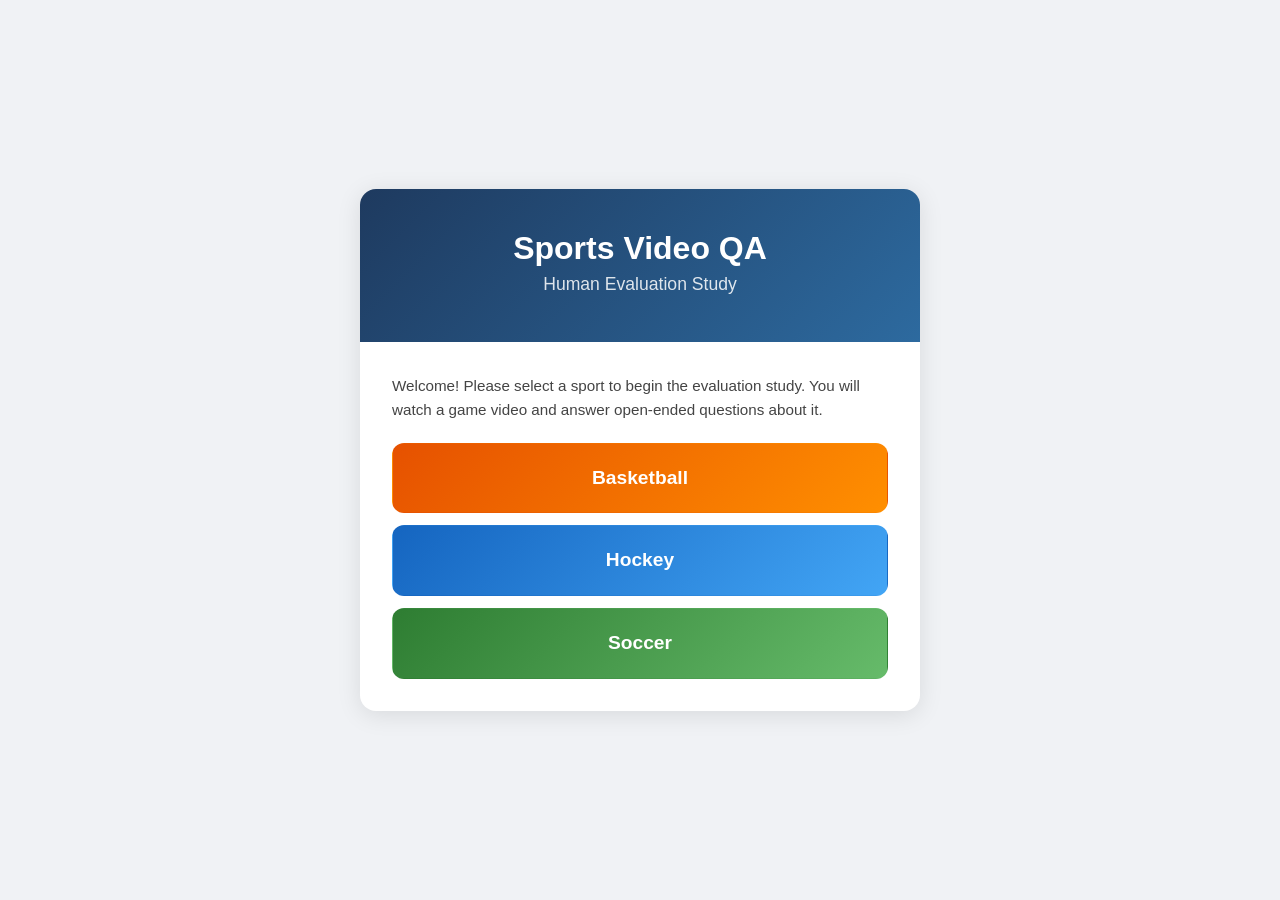
<file: index.html>
<!DOCTYPE html>
<html lang="en">
<head>
    <meta charset="UTF-8">
    <meta name="viewport" content="width=device-width, initial-scale=1.0">
    <title>Sports Video QA - Human Study</title>
    <link href="https://cdn.jsdelivr.net/npm/bootstrap@5.3.0/dist/css/bootstrap.min.css" rel="stylesheet">
    <link rel="stylesheet" href="css/style.css">
</head>
<body>
    <div class="landing-container">
        <div class="landing-card">
            <div class="landing-header">
                <h1>Sports Video QA</h1>
                <p class="subtitle">Human Evaluation Study</p>
            </div>
            <div class="landing-body">
                <p class="description">
                    Welcome! Please select a sport to begin the evaluation study.
                    You will watch a game video and answer open-ended questions about it.
                </p>
                <div class="sport-buttons">
                    <a href="start.html?sport=basketball" class="btn btn-sport btn-basketball">
                        Basketball
                    </a>
                    <a href="start.html?sport=hockey" class="btn btn-sport btn-hockey">
                        Hockey
                    </a>
                    <a href="start.html?sport=soccer" class="btn btn-sport btn-soccer">
                        Soccer
                    </a>
                </div>
            </div>
        </div>
    </div>
</body>
</html>
</file>
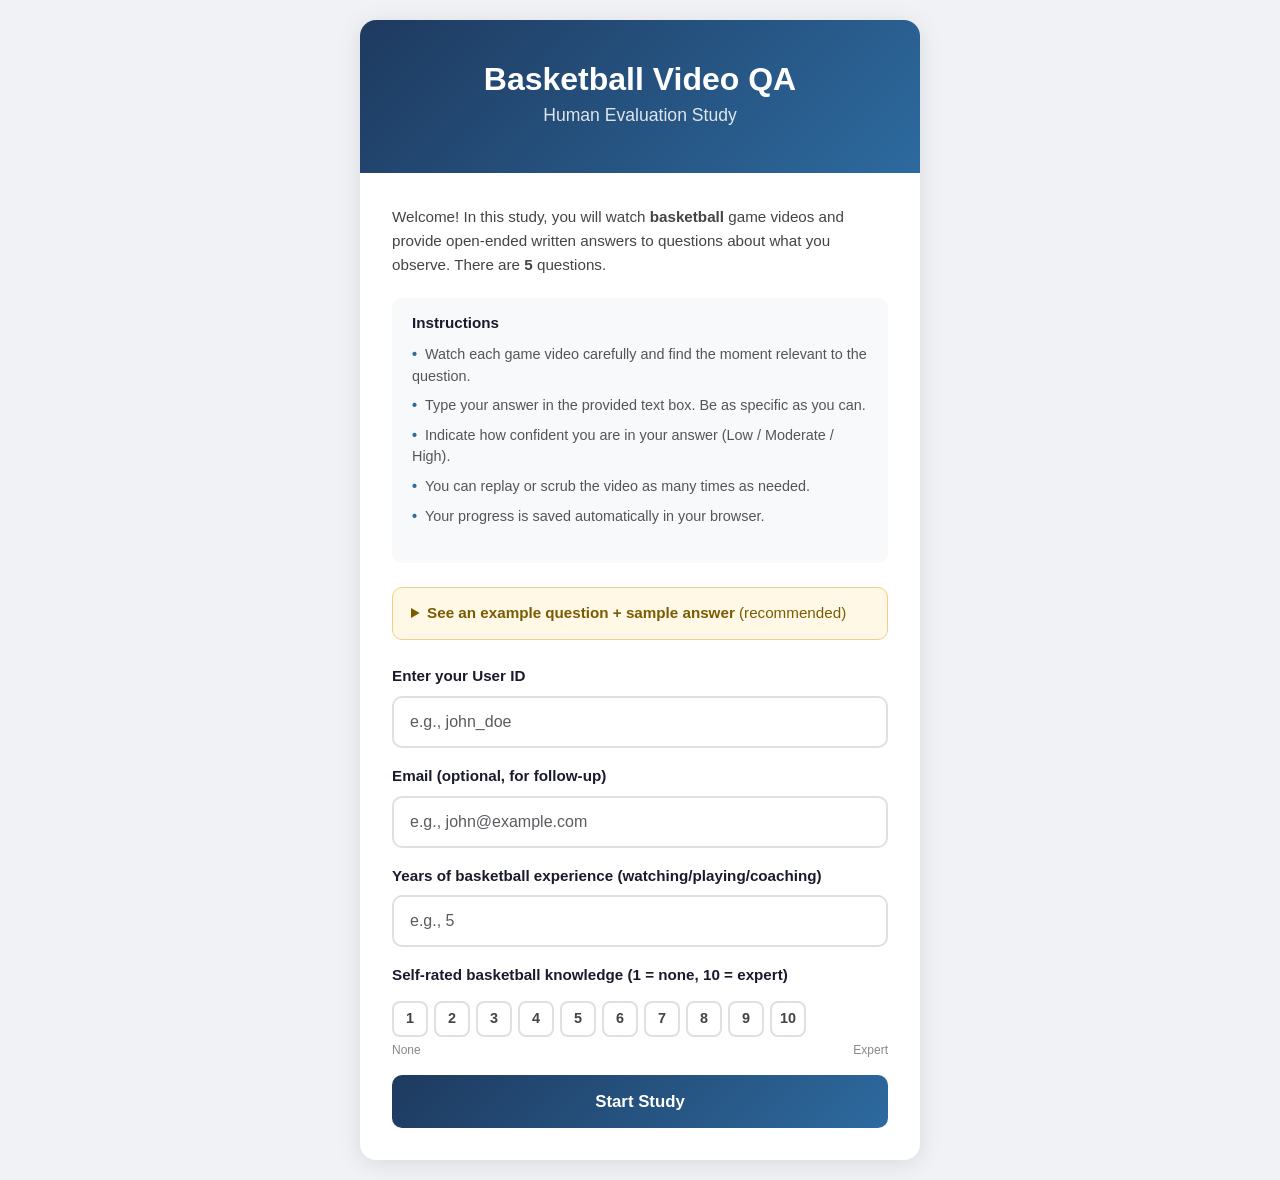
<file: quiz.html>
<!DOCTYPE html>
<html lang="en">
<head>
    <meta charset="UTF-8">
    <meta name="viewport" content="width=device-width, initial-scale=1.0">
    <title>Sports QA - Quiz</title>
    <link href="https://cdn.jsdelivr.net/npm/bootstrap@5.3.0/dist/css/bootstrap.min.css" rel="stylesheet">
    <link href="https://cdn.jsdelivr.net/npm/bootstrap-icons@1.10.0/font/bootstrap-icons.css" rel="stylesheet">
    <link rel="stylesheet" href="css/style.css">
</head>
<body>
    <!-- Top Navigation Bar -->
    <nav class="navbar">
        <div class="nav-left">
            <span class="nav-title" id="navTitle">Video QA</span>
            <span class="nav-user">User: <strong id="navUserId"></strong></span>
        </div>
        <div class="nav-right">
            <span class="progress-text" id="progressText">0 / 0</span>
            <div class="progress-bar-container">
                <div class="progress-bar-fill" id="progressBar" style="width: 0%"></div>
            </div>
        </div>
    </nav>

    <!-- Main Content -->
    <div class="quiz-container">
        <!-- Category Header -->
        <div class="category-header" id="categoryHeader">
            <span class="category-label">Category:</span>
            <span class="category-name" id="categoryName"></span>
            <span class="category-progress" id="categoryProgress"></span>
        </div>

        <!-- Video Section -->
        <div class="video-section">
            <video id="videoPlayer" controls muted preload="auto" playsinline>
                Your browser does not support the video element.
            </video>
            <div class="video-loading" id="videoLoading">
                <div class="spinner-border text-light" role="status"></div>
                <p>Loading video...</p>
            </div>
            <div class="video-error" id="videoError" style="display: none;">
                <i class="bi bi-exclamation-triangle"></i>
                <p>Video could not be loaded.</p>
            </div>
        </div>

        <!-- Question Section -->
        <div class="question-section">
            <div class="question-number" id="questionNumber">Question 1</div>
            <p class="question-text" id="questionText"></p>

            <!-- Free-text answer -->
            <div class="answer-container">
                <label for="answerInput" class="form-label">Your answer:</label>
                <textarea id="answerInput" class="form-control" rows="4"
                          placeholder="Type your answer here..."></textarea>
            </div>

            <!-- Confidence Level -->
            <div class="confidence-container" id="confidenceContainer">
                <span class="confidence-label">Confidence:</span>
                <button class="confidence-btn" data-confidence="low">Low</button>
                <button class="confidence-btn" data-confidence="moderate">Moderate</button>
                <button class="confidence-btn" data-confidence="high">High</button>
            </div>
        </div>

        <!-- Navigation -->
        <div class="nav-buttons">
            <button class="btn btn-outline-secondary" id="prevBtn" disabled>
                <i class="bi bi-chevron-left"></i> Previous
            </button>
            <button class="btn btn-primary" id="submitBtn" disabled>
                Submit Answer
            </button>
            <button class="btn btn-primary" id="nextBtn" style="display: none;">
                Next <i class="bi bi-chevron-right"></i>
            </button>
            <button class="btn btn-success" id="finishBtn" style="display: none;">
                Submit Study <i class="bi bi-check-circle"></i>
            </button>
        </div>
    </div>

    <!-- Completion Modal -->
    <div class="modal-overlay" id="completionModal" style="display: none;">
        <div class="modal-card">
            <h2>Study Complete!</h2>
            <div class="completion-stats">
                <div class="stat">
                    <span class="stat-value" id="finalAnswered">0</span>
                    <span class="stat-label">Answered</span>
                </div>
            </div>
            <div id="submitStatus">
                <div class="spinner-border spinner-border-sm text-primary" role="status"></div>
                <span>Submitting your responses...</span>
            </div>
            <div id="submitSuccess" style="display: none;">
                <p class="text-success">Your responses have been submitted successfully!</p>
            </div>
            <div id="submitError" style="display: none;">
                <p class="text-danger">Submission failed. Please download your results instead.</p>
                <button class="btn btn-outline-primary btn-sm" id="downloadBtn">Download Results JSON</button>
            </div>
            <p class="text-muted mt-3">Thank you for participating!</p>
        </div>
    </div>

    <!-- Submitting overlay -->
    <div class="modal-overlay" id="submittingOverlay" style="display: none;">
        <div class="modal-card text-center">
            <div class="spinner-border text-primary mb-3" role="status"></div>
            <p>Submitting your responses...</p>
        </div>
    </div>

    <script>
        // Only basketball is wired up for now
        (function() {
            var params = new URLSearchParams(window.location.search);
            var sport = params.get('sport') || 'basketball';
            window.CURRENT_SPORT = sport;

            var qFiles = { hockey: 'data/hockey_questions.js', soccer: 'data/soccer_questions.js' };
            var vmFiles = { hockey: 'js/hockey_video_mapping.js', soccer: 'js/soccer_video_mapping.js' };
            var qFile = qFiles[sport] || 'data/questions.js';
            var vmFile = vmFiles[sport] || 'js/video_mapping.js';

            var s1 = document.createElement('script');
            s1.src = qFile;
            s1.onload = function() {
                var s2 = document.createElement('script');
                s2.src = vmFile;
                s2.onload = function() {
                    var s3 = document.createElement('script');
                    s3.src = 'js/quiz.js';
                    document.body.appendChild(s3);
                };
                document.body.appendChild(s2);
            };
            document.body.appendChild(s1);
        })();
    </script>
</body>
</html>
</file>
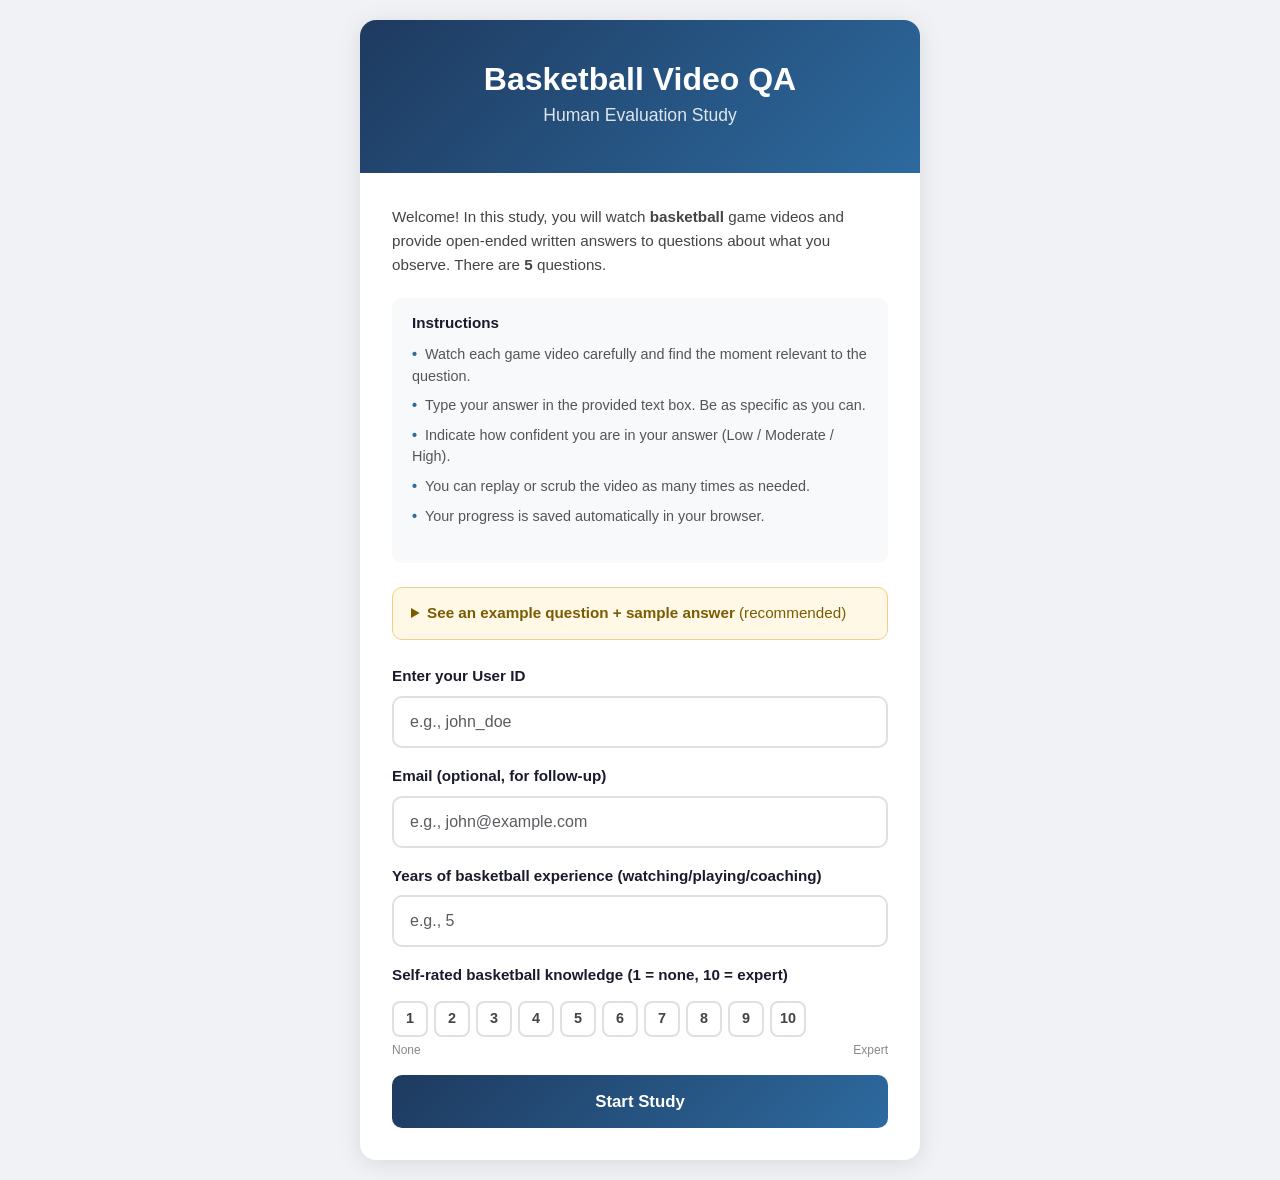
<file: start.html>
<!DOCTYPE html>
<html lang="en">
<head>
    <meta charset="UTF-8">
    <meta name="viewport" content="width=device-width, initial-scale=1.0">
    <title>Sports QA - Human Study</title>
    <link href="https://cdn.jsdelivr.net/npm/bootstrap@5.3.0/dist/css/bootstrap.min.css" rel="stylesheet">
    <link rel="stylesheet" href="css/style.css">
</head>
<body>
    <div class="landing-container">
        <div class="landing-card">
            <div class="landing-header">
                <h1 id="pageTitle">Video QA</h1>
                <p class="subtitle">Human Evaluation Study</p>
            </div>
            <div class="landing-body">
                <p class="description">
                    Welcome! In this study, you will watch <strong id="sportLabel"></strong> game videos and provide
                    open-ended written answers to questions about what you observe. There are <strong id="totalCount">0</strong>
                    questions.
                </p>
                <div class="instructions">
                    <h5>Instructions</h5>
                    <ul>
                        <li>Watch each game video carefully and find the moment relevant to the question.</li>
                        <li>Type your answer in the provided text box. Be as specific as you can.</li>
                        <li>Indicate how confident you are in your answer (Low / Moderate / High).</li>
                        <li>You can replay or scrub the video as many times as needed.</li>
                        <li>Your progress is saved automatically in your browser.</li>
                    </ul>
                </div>

                <details class="example-section">
                    <summary><strong>See an example question + sample answer</strong> (recommended)</summary>
                    <div class="example-body">
                        <p class="example-label">Example question (NCAA, Cleveland State game):</p>
                        <p class="example-question">
                            Midway through the second half, Cleveland State appears to score on a late-clock heave,
                            but the basket is erased. Why?
                        </p>

                        <video id="exampleVideo" controls muted preload="metadata" playsinline
                               style="width:100%; max-height:360px; background:#000; border-radius:6px;">
                            Your browser does not support the video element.
                        </video>

                        <p class="example-label" style="margin-top:14px;">A good answer:</p>
                        <p class="example-answer">
                            The shot is invalid because it hits the top of the backboard before going in,
                            so the basket does not count.
                        </p>

                        <p class="example-tips">
                            <strong>Tips:</strong> Be specific about <em>what</em> happened and <em>why</em>.
                            Reference players, teams, or game state if relevant. If you're unsure, pick "Low"
                            confidence rather than guessing — your honest assessment is what we want.
                        </p>
                    </div>
                </details>

                <!-- Resume banner (hidden by default) -->
                <div class="resume-banner" id="resumeBanner" style="display: none;">
                    <p>You have a previous session in progress.</p>
                    <div class="resume-actions">
                        <button class="btn btn-outline-primary btn-sm" id="resumeBtn">Resume</button>
                        <button class="btn btn-outline-secondary btn-sm" id="newSessionBtn">Start Fresh</button>
                    </div>
                </div>

                <form id="startForm" class="start-form">
                    <div class="mb-3">
                        <label for="user_id" class="form-label">Enter your User ID</label>
                        <input type="text" class="form-control" id="user_id" name="user_id"
                               placeholder="e.g., john_doe" required autocomplete="off">
                    </div>
                    <div class="mb-3">
                        <label for="user_email" class="form-label">Email (optional, for follow-up)</label>
                        <input type="email" class="form-control" id="user_email" name="user_email"
                               placeholder="e.g., john@example.com" autocomplete="off">
                    </div>
                    <div class="mb-3">
                        <label for="expertise_years" class="form-label" id="yearsLabel">Years of experience (watching/playing/coaching)</label>
                        <input type="number" class="form-control" id="expertise_years" name="expertise_years"
                               min="0" max="50" placeholder="e.g., 5" required>
                    </div>
                    <div class="mb-3">
                        <label class="form-label" id="ratingLabel">Self-rated knowledge (1 = none, 10 = expert)</label>
                        <div class="rating-scale" id="ratingScale">
                            <button type="button" class="rating-btn" data-value="1">1</button>
                            <button type="button" class="rating-btn" data-value="2">2</button>
                            <button type="button" class="rating-btn" data-value="3">3</button>
                            <button type="button" class="rating-btn" data-value="4">4</button>
                            <button type="button" class="rating-btn" data-value="5">5</button>
                            <button type="button" class="rating-btn" data-value="6">6</button>
                            <button type="button" class="rating-btn" data-value="7">7</button>
                            <button type="button" class="rating-btn" data-value="8">8</button>
                            <button type="button" class="rating-btn" data-value="9">9</button>
                            <button type="button" class="rating-btn" data-value="10">10</button>
                        </div>
                        <input type="hidden" id="expertise_rating" name="expertise_rating" required>
                        <div class="rating-labels">
                            <span>None</span>
                            <span>Expert</span>
                        </div>
                    </div>
                    <button type="submit" class="btn btn-primary btn-lg w-100">Start Study</button>
                </form>
            </div>
        </div>
    </div>

    <script>
        document.addEventListener('DOMContentLoaded', function() {
            // Determine sport from URL parameter
            const params = new URLSearchParams(window.location.search);
            const sport = params.get('sport') || 'basketball';
            const sportName = sport.charAt(0).toUpperCase() + sport.slice(1);
            const storagePrefix = 'bqa_t4_' + sport;

            // Update page text
            document.title = sportName + ' QA - Human Study';
            document.getElementById('pageTitle').textContent = sportName + ' Video QA';
            document.getElementById('sportLabel').textContent = sport;
            document.getElementById('yearsLabel').textContent = 'Years of ' + sport + ' experience (watching/playing/coaching)';
            document.getElementById('ratingLabel').textContent = 'Self-rated ' + sport + ' knowledge (1 = none, 10 = expert)';

            // Sport-specific question + video-mapping files
            var qFiles = { hockey: 'data/hockey_questions.js', soccer: 'data/soccer_questions.js' };
            var vmFiles = { hockey: 'js/hockey_video_mapping.js', soccer: 'js/soccer_video_mapping.js' };
            var qFile = qFiles[sport] || 'data/questions.js';
            var vmFile = vmFiles[sport] || 'js/video_mapping.js';

            var script = document.createElement('script');
            script.src = qFile;
            script.onload = function() {
                document.getElementById('totalCount').textContent = QUESTIONS.length;
            };
            document.head.appendChild(script);

            // Example video uses the basketball example regardless of sport (the task is the same).
            // Use the basketball video_mapping just to fetch its VIDEO_BASE_URL.
            var vmScript = document.createElement('script');
            vmScript.src = 'js/video_mapping.js';
            vmScript.onload = function() {
                var base = (typeof VIDEO_BASE_URL !== 'undefined' && VIDEO_BASE_URL)
                    ? VIDEO_BASE_URL.replace(/\/+$/, '') : '';
                var path = 'videos/basketball/619600_full.mp4';
                document.getElementById('exampleVideo').src = base ? base + '/' + path : path;
            };
            document.head.appendChild(vmScript);

            // Rating scale buttons
            document.querySelectorAll('.rating-btn').forEach(function(btn) {
                btn.addEventListener('click', function() {
                    document.querySelectorAll('.rating-btn').forEach(function(b) { b.classList.remove('active'); });
                    btn.classList.add('active');
                    document.getElementById('expertise_rating').value = btn.dataset.value;
                });
            });

            // Check for existing session for this sport
            var savedSession = localStorage.getItem(storagePrefix + '_session');
            if (savedSession) {
                var session = JSON.parse(savedSession);
                document.getElementById('resumeBanner').style.display = 'block';
                document.getElementById('user_id').value = session.userId || '';
                document.getElementById('user_email').value = session.userEmail || '';

                document.getElementById('resumeBtn').addEventListener('click', function() {
                    window.location.href = 'quiz.html?sport=' + sport;
                });
                document.getElementById('newSessionBtn').addEventListener('click', function() {
                    localStorage.removeItem(storagePrefix + '_session');
                    localStorage.removeItem(storagePrefix + '_answers');
                    document.getElementById('resumeBanner').style.display = 'none';
                });
            }

            // Start form
            document.getElementById('startForm').addEventListener('submit', function(e) {
                e.preventDefault();
                var userId = document.getElementById('user_id').value.trim();
                var userEmail = document.getElementById('user_email').value.trim();
                var expertiseYears = document.getElementById('expertise_years').value;
                var expertiseRating = document.getElementById('expertise_rating').value;
                if (!userId || !expertiseYears || !expertiseRating) {
                    if (!expertiseRating) alert('Please select a self-rating (1-10).');
                    return;
                }

                var sessionData = {
                    userId: userId,
                    userEmail: userEmail,
                    sport: sport,
                    expertiseYears: parseInt(expertiseYears),
                    expertiseRating: parseInt(expertiseRating),
                    startedAt: new Date().toISOString(),
                    sessionId: crypto.randomUUID ? crypto.randomUUID() : Date.now().toString(36) + Math.random().toString(36).slice(2),
                };
                localStorage.setItem(storagePrefix + '_session', JSON.stringify(sessionData));
                localStorage.removeItem(storagePrefix + '_answers');

                window.location.href = 'quiz.html?sport=' + sport;
            });
        });
    </script>
</body>
</html>
</file>
<file: css/style.css>
/* === Base === */
* {
    margin: 0;
    padding: 0;
    box-sizing: border-box;
}

body {
    font-family: -apple-system, BlinkMacSystemFont, 'Segoe UI', Roboto, sans-serif;
    background: #f0f2f5;
    color: #1a1a2e;
    min-height: 100vh;
}

/* === Landing Page === */
.landing-container {
    display: flex;
    justify-content: center;
    align-items: center;
    min-height: 100vh;
    padding: 20px;
}

.landing-card {
    background: #fff;
    border-radius: 16px;
    box-shadow: 0 4px 24px rgba(0, 0, 0, 0.1);
    max-width: 560px;
    width: 100%;
    overflow: hidden;
}

.landing-header {
    background: linear-gradient(135deg, #1e3a5f, #2d6a9f);
    color: #fff;
    padding: 40px 32px 28px;
    text-align: center;
}

.landing-header h1 {
    font-size: 2rem;
    font-weight: 700;
    margin-bottom: 4px;
}

.landing-header .subtitle {
    font-size: 1.1rem;
    opacity: 0.85;
}

.landing-body {
    padding: 32px;
}

.landing-body .description {
    font-size: 0.95rem;
    line-height: 1.6;
    color: #444;
    margin-bottom: 20px;
}

.instructions {
    background: #f8f9fa;
    border-radius: 10px;
    padding: 16px 20px;
    margin-bottom: 24px;
}

.instructions h5 {
    font-size: 0.95rem;
    font-weight: 600;
    margin-bottom: 8px;
}

.instructions ul {
    list-style: none;
    padding: 0;
}

.instructions li {
    padding: 4px 0;
    font-size: 0.9rem;
    color: #555;
}

.instructions li::before {
    content: "\2022";
    color: #2d6a9f;
    font-weight: bold;
    margin-right: 8px;
}

/* === Example QA section on start page === */
.example-section {
    background: #fff8e6;
    border: 1px solid #f0d088;
    border-radius: 10px;
    padding: 14px 18px;
    margin-bottom: 24px;
}
.example-section summary {
    cursor: pointer;
    font-size: 0.95rem;
    color: #7a5b00;
    list-style: revert;
}
.example-section summary:hover {
    color: #543e00;
}
.example-body {
    margin-top: 14px;
}
.example-label {
    font-weight: 600;
    color: #555;
    margin-bottom: 6px;
    font-size: 0.9rem;
}
.example-question {
    background: #fff;
    border-left: 3px solid #2d6a9f;
    padding: 10px 14px;
    margin-bottom: 12px;
    border-radius: 4px;
    color: #333;
}
.example-answer {
    background: #fff;
    border-left: 3px solid #2e8540;
    padding: 10px 14px;
    margin-bottom: 12px;
    border-radius: 4px;
    color: #333;
    font-style: italic;
}
.example-tips {
    font-size: 0.88rem;
    color: #666;
    margin-top: 10px;
}

/* === Rating Scale === */
.rating-scale {
    display: flex;
    gap: 6px;
    margin-top: 6px;
}

.rating-btn {
    width: 36px;
    height: 36px;
    border: 2px solid #e0e0e0;
    border-radius: 8px;
    background: #fff;
    cursor: pointer;
    font-size: 0.9rem;
    font-weight: 600;
    color: #444;
    transition: all 0.2s;
    display: flex;
    align-items: center;
    justify-content: center;
}

.rating-btn:hover {
    border-color: #2d6a9f;
    background: #f0f6ff;
}

.rating-btn.active {
    border-color: #2d6a9f;
    background: #2d6a9f;
    color: #fff;
}

.rating-labels {
    display: flex;
    justify-content: space-between;
    margin-top: 4px;
    font-size: 0.75rem;
    color: #888;
}

/* === Confidence Rating === */
.confidence-container {
    display: flex;
    align-items: center;
    gap: 6px;
    margin-top: 20px;
    padding: 12px 16px;
    background: #f8f9fa;
    border-radius: 10px;
}

.confidence-label {
    font-size: 0.85rem;
    font-weight: 600;
    color: #555;
    margin-right: 8px;
    white-space: nowrap;
}

.confidence-btn {
    padding: 6px 14px;
    border: 2px solid #e0e0e0;
    border-radius: 8px;
    background: #fff;
    cursor: pointer;
    font-size: 0.85rem;
    font-weight: 500;
    transition: all 0.2s;
}

.confidence-btn:hover {
    border-color: #2d6a9f;
    background: #f0f6ff;
}

.confidence-btn.active {
    border-color: #2d6a9f;
    background: #e8f0fe;
    color: #1e3a5f;
    font-weight: 600;
}

.confidence-btn.disabled {
    pointer-events: none;
    opacity: 0.7;
}

/* === Toggle Switch === */
.toggle-option {
    display: flex;
    align-items: center;
    gap: 12px;
}

.toggle-switch {
    position: relative;
    display: inline-block;
    width: 44px;
    height: 24px;
    flex-shrink: 0;
}

.toggle-switch input {
    opacity: 0;
    width: 0;
    height: 0;
}

.toggle-slider {
    position: absolute;
    cursor: pointer;
    inset: 0;
    background: #ccc;
    border-radius: 24px;
    transition: 0.2s;
}

.toggle-slider::before {
    content: "";
    position: absolute;
    height: 18px;
    width: 18px;
    left: 3px;
    bottom: 3px;
    background: #fff;
    border-radius: 50%;
    transition: 0.2s;
}

.toggle-switch input:checked + .toggle-slider {
    background: #2d6a9f;
}

.toggle-switch input:checked + .toggle-slider::before {
    transform: translateX(20px);
}

.toggle-text .form-label {
    margin-bottom: 0;
}

/* === Sport Selection Buttons === */
.sport-buttons {
    display: flex;
    flex-direction: column;
    gap: 12px;
    margin-top: 8px;
}

.btn-sport {
    display: block;
    padding: 20px;
    border-radius: 12px;
    font-size: 1.2rem;
    font-weight: 700;
    text-align: center;
    text-decoration: none;
    color: #fff;
    transition: transform 0.15s, box-shadow 0.15s;
}

.btn-sport:hover {
    transform: translateY(-2px);
    box-shadow: 0 6px 16px rgba(0, 0, 0, 0.2);
    color: #fff;
}

.btn-basketball {
    background: linear-gradient(135deg, #e65100, #ff8f00);
}

.btn-hockey {
    background: linear-gradient(135deg, #1565c0, #42a5f5);
}

.btn-soccer {
    background: linear-gradient(135deg, #2e7d32, #66bb6a);
}

.start-form .form-label {
    font-weight: 600;
    font-size: 0.95rem;
}

.start-form .form-control {
    border-radius: 10px;
    padding: 12px 16px;
    font-size: 1rem;
    border: 2px solid #e0e0e0;
    transition: border-color 0.2s;
}

.start-form .form-control:focus {
    border-color: #2d6a9f;
    box-shadow: 0 0 0 3px rgba(45, 106, 159, 0.15);
}

.start-form .btn-primary {
    background: linear-gradient(135deg, #1e3a5f, #2d6a9f);
    border: none;
    border-radius: 10px;
    padding: 14px;
    font-size: 1.05rem;
    font-weight: 600;
    transition: transform 0.15s, box-shadow 0.15s;
}

.start-form .btn-primary:hover {
    transform: translateY(-1px);
    box-shadow: 0 4px 12px rgba(30, 58, 95, 0.3);
}

/* === Resume Banner === */
.resume-banner {
    background: #e8f0fe;
    border: 1px solid #c4d8f0;
    border-radius: 10px;
    padding: 14px 18px;
    margin-bottom: 20px;
    text-align: center;
}

.resume-banner p {
    margin-bottom: 10px;
    font-weight: 500;
    color: #1e3a5f;
}

.resume-actions {
    display: flex;
    justify-content: center;
    gap: 10px;
}

/* === Navbar === */
.navbar {
    display: flex;
    justify-content: space-between;
    align-items: center;
    background: #fff;
    padding: 12px 24px;
    box-shadow: 0 2px 8px rgba(0, 0, 0, 0.06);
    position: sticky;
    top: 0;
    z-index: 100;
}

.nav-left {
    display: flex;
    align-items: center;
    gap: 20px;
}

.nav-title {
    font-size: 1.1rem;
    font-weight: 700;
    color: #1e3a5f;
}

.nav-user {
    font-size: 0.85rem;
    color: #666;
}

.nav-right {
    display: flex;
    align-items: center;
    gap: 12px;
}

.progress-text {
    font-size: 0.85rem;
    font-weight: 600;
    color: #444;
    white-space: nowrap;
}

.progress-bar-container {
    width: 200px;
    height: 8px;
    background: #e9ecef;
    border-radius: 4px;
    overflow: hidden;
}

.progress-bar-fill {
    height: 100%;
    background: linear-gradient(90deg, #2d6a9f, #4CAF50);
    border-radius: 4px;
    transition: width 0.3s ease;
}

/* === Quiz Container === */
.quiz-container {
    max-width: 900px;
    margin: 24px auto;
    padding: 0 20px;
}

/* === Category Header === */
.category-header {
    background: linear-gradient(135deg, #1e3a5f, #2d6a9f);
    color: #fff;
    padding: 14px 24px;
    border-radius: 12px;
    margin-bottom: 20px;
    display: flex;
    align-items: center;
    gap: 8px;
    flex-wrap: wrap;
}

.category-label {
    font-size: 0.85rem;
    opacity: 0.8;
}

.category-name {
    font-weight: 700;
    font-size: 1.05rem;
}

.category-progress {
    margin-left: auto;
    font-size: 0.85rem;
    opacity: 0.85;
}

/* === Video Section === */
.video-section {
    background: #000;
    border-radius: 12px;
    overflow: hidden;
    margin-bottom: 20px;
    position: relative;
    min-height: 200px;
}

.video-section video {
    width: 100%;
    max-height: 500px;
    display: none;
}

.video-loading {
    display: flex;
    flex-direction: column;
    align-items: center;
    justify-content: center;
    padding: 60px 20px;
    color: #ccc;
    gap: 12px;
}

.video-error {
    padding: 60px 20px;
    text-align: center;
    color: #999;
}

.video-error i {
    font-size: 2.5rem;
    margin-bottom: 12px;
    display: block;
}

/* === Question Section === */
.question-section {
    background: #fff;
    border-radius: 12px;
    padding: 28px;
    box-shadow: 0 2px 12px rgba(0, 0, 0, 0.06);
    margin-bottom: 20px;
}

.question-number {
    font-size: 0.8rem;
    font-weight: 600;
    color: #888;
    text-transform: uppercase;
    letter-spacing: 0.5px;
    margin-bottom: 10px;
}

.question-text {
    font-size: 1.1rem;
    font-weight: 500;
    line-height: 1.5;
    color: #1a1a2e;
    margin-bottom: 24px;
}

/* === Free-text answer === */
.answer-container {
    margin: 20px 0;
}
.answer-container .form-label {
    font-weight: 600;
    margin-bottom: 6px;
}
.answer-container textarea {
    resize: vertical;
    min-height: 100px;
    font-size: 0.95rem;
}

/* === Options === */
.options-container {
    display: flex;
    flex-direction: column;
    gap: 10px;
}

.option-btn {
    display: flex;
    align-items: center;
    padding: 14px 18px;
    border: 2px solid #e0e0e0;
    border-radius: 10px;
    background: #fff;
    cursor: pointer;
    transition: all 0.2s;
    text-align: left;
    font-size: 1rem;
    width: 100%;
}

.option-btn:hover {
    border-color: #2d6a9f;
    background: #f0f6ff;
}

.option-btn.selected {
    border-color: #2d6a9f;
    background: #e8f0fe;
}

.option-btn.correct {
    border-color: #4CAF50;
    background: #e8f5e9;
}

.option-btn.incorrect {
    border-color: #f44336;
    background: #ffebee;
}

.option-btn.disabled {
    pointer-events: none;
    opacity: 0.85;
}

.option-letter {
    display: inline-flex;
    align-items: center;
    justify-content: center;
    width: 32px;
    height: 32px;
    border-radius: 50%;
    background: #f0f2f5;
    font-weight: 700;
    font-size: 0.9rem;
    color: #444;
    margin-right: 14px;
    flex-shrink: 0;
    transition: all 0.2s;
}

.option-btn.selected .option-letter {
    background: #2d6a9f;
    color: #fff;
}

.option-btn.correct .option-letter {
    background: #4CAF50;
    color: #fff;
}

.option-btn.incorrect .option-letter {
    background: #f44336;
    color: #fff;
}

.option-text {
    flex: 1;
}

/* === Feedback === */
.feedback {
    margin-top: 20px;
    padding: 14px 18px;
    border-radius: 10px;
    display: flex;
    align-items: center;
    gap: 12px;
    font-weight: 500;
}

.feedback.correct {
    background: #e8f5e9;
    color: #2e7d32;
    border: 1px solid #c8e6c9;
}

.feedback.incorrect {
    background: #ffebee;
    color: #c62828;
    border: 1px solid #ffcdd2;
}

.feedback-icon {
    font-size: 1.3rem;
}

/* === Navigation Buttons === */
.nav-buttons {
    display: flex;
    justify-content: space-between;
    align-items: center;
    gap: 12px;
    padding-bottom: 40px;
}

.nav-buttons .btn {
    border-radius: 10px;
    padding: 12px 24px;
    font-weight: 600;
    font-size: 0.95rem;
    transition: all 0.2s;
}

.nav-buttons .btn-primary {
    background: #2d6a9f;
    border-color: #2d6a9f;
}

.nav-buttons .btn-primary:hover {
    background: #1e3a5f;
    border-color: #1e3a5f;
}

.nav-buttons .btn-success {
    background: #4CAF50;
    border-color: #4CAF50;
}

.nav-buttons .btn-outline-secondary {
    border-width: 2px;
}

/* === Completion Modal === */
.modal-overlay {
    position: fixed;
    inset: 0;
    background: rgba(0, 0, 0, 0.6);
    display: flex;
    justify-content: center;
    align-items: center;
    z-index: 1000;
}

.modal-card {
    background: #fff;
    border-radius: 16px;
    padding: 40px;
    max-width: 480px;
    width: 90%;
    text-align: center;
    box-shadow: 0 8px 32px rgba(0, 0, 0, 0.2);
}

.modal-card h2 {
    font-size: 1.8rem;
    margin-bottom: 24px;
    color: #1e3a5f;
}

.completion-stats {
    display: flex;
    justify-content: center;
    gap: 32px;
    margin-bottom: 24px;
}

.stat {
    display: flex;
    flex-direction: column;
    align-items: center;
}

.stat-value {
    font-size: 2rem;
    font-weight: 700;
    color: #2d6a9f;
}

.stat-label {
    font-size: 0.85rem;
    color: #888;
    margin-top: 4px;
}

/* === Responsive === */
@media (max-width: 768px) {
    .navbar {
        flex-direction: column;
        gap: 10px;
        padding: 12px 16px;
    }

    .progress-bar-container {
        width: 140px;
    }

    .quiz-container {
        padding: 0 12px;
    }

    .category-header {
        flex-direction: column;
        text-align: center;
        gap: 4px;
    }

    .category-progress {
        margin-left: 0;
    }

    .video-section video {
        max-height: 300px;
    }

    .completion-stats {
        gap: 20px;
    }
}
</file>
